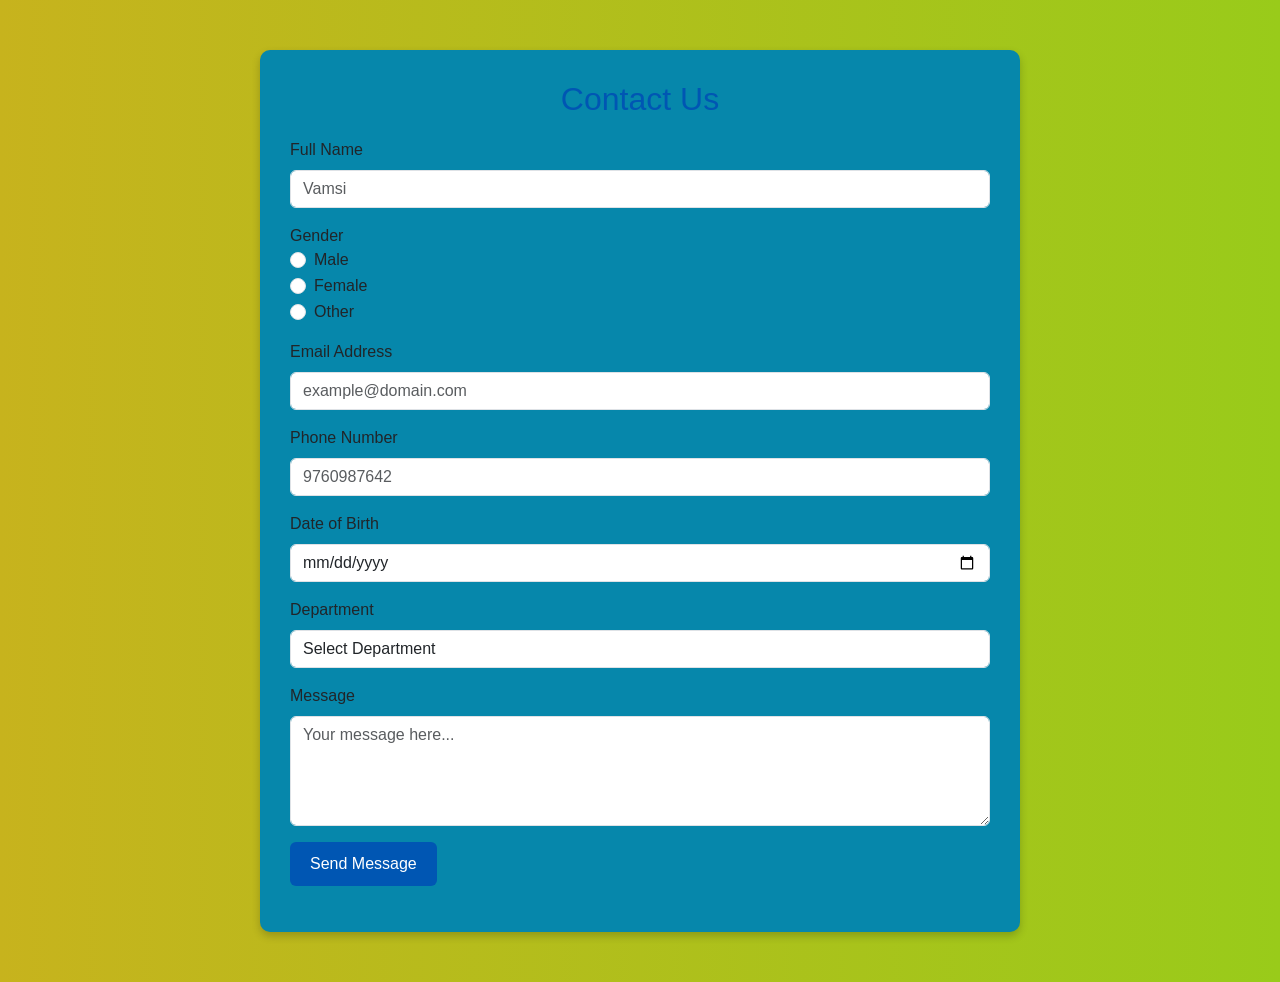
<file: contact form/index.html>
<!DOCTYPE html>
<html lang="en">
<head>
    <meta charset="UTF-8">
    <meta name="viewport" content="width=device-width, initial-scale=1.0">
    <title> Engineering College Contact Form</title>
    <link href="https://cdn.jsdelivr.net/npm/bootstrap@5.1.3/dist/css/bootstrap.min.css" rel="stylesheet">
    <style>
        body {
            padding-top: 50px;
            padding-bottom: 50px;
            background: linear-gradient(to right, #c7b31d, #99cb1a);
            font-family: 'Arial', sans-serif;
        }

        .form-container {
            background: rgb(6, 135, 171);
            padding: 30px;
            border-radius: 10px;
            box-shadow: 0 4px 8px rgba(0,0,0,0.2);
            transition: transform 0.3s ease-in-out, box-shadow 0.3s ease-in-out;
        }

        .form-container:hover {
            transform: translateY(-10px);
            box-shadow: 0 12px 24px rgba(0,0,0,0.3);
        }

        .form-header {
            margin-bottom: 20px;
            color: #0056b3;
            text-align: center;
        }

        /* Custom CSS for form validation feedback */
        .was-validated .form-control:invalid {
            border-color: #dc3545;
        }

        .was-validated .form-control:invalid:focus {
            box-shadow: 0 0 0 0.25rem rgba(220, 53, 69, 0.25);
        }

        .was-validated .form-control:valid {
            border-color: #198754;
        }

        .was-validated .form-control:valid:focus {
            box-shadow: 0 0 0 0.25rem rgba(25, 135, 84, 0.25);
        }

        /* Additional styles for other fields */
        input[type="tel"], input[type="date"], select.form-control {
            transition: border-color 0.3s ease;
        }

        input[type="tel"]:focus, input[type="date"]:focus, select.form-control:focus {
            border-color: #0056b3;
            box-shadow: 0 0 8px rgba(0, 86, 179, 0.5);
        }

        .btn-primary {
            background-color: #0056b3;
            border: none;
            padding: 10px 20px;
            transition: background-color 0.3s ease;
        }

        .btn-primary:hover {
            background-color: #004085;
        }
    </style>
</head>
<body>
    <div class="container">
        <div class="row justify-content-center">
            <div class="col-md-8 form-container">
                <h2 class="form-header">Contact Us</h2>
                <form class="needs-validation" novalidate>
                    <!-- Full Name -->
                    <div class="mb-3">
                        <label for="fullName" class="form-label">Full Name</label>
                        <input type="text" class="form-control" id="fullName" placeholder="Vamsi" 
                               required pattern="[A-Za-z\s]+" title="Full name should only contain letters and spaces.">
                        <div class="invalid-feedback">
                            Please enter a valid full name (letters and spaces only).
                        </div>
                    </div>
                    <!-- Gender -->
                    <div class="mb-3">
                        <label>Gender</label>
                        <div class="form-check">
                            <input class="form-check-input" type="radio" name="gender" id="genderMale" value="Male" required>
                            <label class="form-check-label" for="genderMale">
                                Male
                            </label>
                        </div>
                        <div class="form-check">
                            <input class="form-check-input" type="radio" name="gender" id="genderFemale" value="Female">
                            <label class="form-check-label" for="genderFemale">
                                Female
                            </label>
                        </div>
                        <div class="form-check">
                            <input class="form-check-input" type="radio" name="gender" id="genderOther" value="Other">
                            <label class="form-check-label" for="genderOther">
                                Other
                            </label>
                        </div>
                    </div>
                    
                    <!-- Email Address -->
                    <div class="mb-3">
                        <label for="email" class="form-label">Email Address</label>
                        <input type="email" class="form-control" id="email" placeholder="example@domain.com" required>
                        <div class="invalid-feedback">
                            Please enter a valid email address.
                        </div>
                    </div>
                    <!-- Phone Number -->
                    <div class="mb-3">
                        <label for="phone" class="form-label">Phone Number</label>
                        <input type="tel" class="form-control" id="phone" placeholder="9760987642" required 
                               maxlength="10" pattern="\d{10}" title="Phone number should be 10 digits without any spaces or symbols">
                        <div class="invalid-feedback">
                            Please enter a valid phone number.
                        </div>
                    </div>
                    
                    <!-- Date of Birth -->
                    <div class="mb-3">
                        <label for="dob" class="form-label">Date of Birth</label>
                        <input type="date" class="form-control" id="dob" required>
                        <div class="invalid-feedback">
                            Please select a valid date of birth (not in the future).
                        </div>
                    </div>
                    
                    <script>
                        document.addEventListener('DOMContentLoaded', function() {
                            var today = new Date().toISOString().split('T')[0]; // Gets today's date in YYYY-MM-DD format
                            document.getElementById("dob").setAttribute('max', today); // Sets the max attribute to today's date
                        });
                    </script>
                    
                    <!-- Department Selection -->
                    <div class="mb-3">
                        <label for="department" class="form-label">Department</label>
                        <select class="form-control" id="department" required>
                            <option value="">Select Department</option>
                            <option value="CSE">Computer Science Engineering</option>
        <option value="ECE">Electronics & Communication Engineering</option>
        <option value="EEE">Electrical & Electronics Engineering</option>
        <option value="Civil">Civil Engineering</option>
        <option value="Mech">Mechanical Engineering</option>
                        </select>
                        <div class="invalid-feedback">
                            Please select a department.
                        </div>
                    </div>
                    <!-- Message -->
                    <div class="mb-3">
                        <label for="message" class="form-label">Message</label>
                        <textarea class="form-control" id="message" rows="4" placeholder="Your message here..." required></textarea>
                        <div class="invalid-feedback">
                            Please enter a message with at least 10 words.
                        </div>
                    </div>
                    
                    <script>
                        document.querySelector('form').addEventListener('submit', function(event) {
                            var message = document.getElementById("message").value;
                            var words = message.trim().split(/\s+/);
                            if (words.length < 10) {
                                // Prevent form submission
                                event.preventDefault();
                                // Add Bootstrap is-invalid class to display the feedback
                                document.getElementById("message").classList.add('is-invalid');
                                // Alert or notify the user
                                alert("Please ensure the message contains at least 10 words.");
                            } else {
                                // Remove invalid class if it meets the requirement
                                document.getElementById("message").classList.remove('is-invalid');
                            }
                        });
                    </script>
                    
                    <div class="mb-3">
                        <button type="submit" class="btn btn-primary">Send Message</button>
                    </div>
                </form>
            </div>
        </div>
    </div>

    
    <script src="https://cdn.jsdelivr.net/npm/bootstrap@5.1.3/dist/js/bootstrap.bundle.min.js"></script>
    <script>
        // JavaScript for enabling form validation
        (function () {
            'use strict';
            window.addEventListener('load', function () {
                // Fetch all the forms we want to apply custom Bootstrap validation styles to
                var forms = document.getElementsByClassName('needs-validation');
                // Loop over them and prevent submission
                var validation = Array.prototype.filter.call(forms, function(form) {
                    form.addEventListener('submit', function(event) {
                        if (!form.checkValidity()) {
                            event.preventDefault();
                            event.stopPropagation();
                        }
                        form.classList.add('was-validated');
                    }, false);
                });
            }, false);
        })();
    </script>
     <script>
        document.querySelector('form').addEventListener('submit', function(event) {
            event.preventDefault(); // Prevent the default form submission

            var isValid = true;
            var message = document.getElementById("message").value;
            var words = message.trim().split(/\s+/);

            // Check if message has at least 10 words
            if (words.length < 10) {
                document.getElementById("message").classList.add('is-invalid');
                isValid = false;
            } else {
                document.getElementById("message").classList.remove('is-invalid');
            }

            // Check if the rest of the form is valid
            if (!this.checkValidity()) {
                this.classList.add('was-validated');
                isValid = false;
            }

            // Only show success message and refresh if the entire form is valid
            if (isValid) {
                alert("Form submitted successfully!");
                setTimeout(function() {
                    location.reload(); // Refresh the page
                }, 1000); // Refresh after 1 second
            }
        });
    </script>
</file>
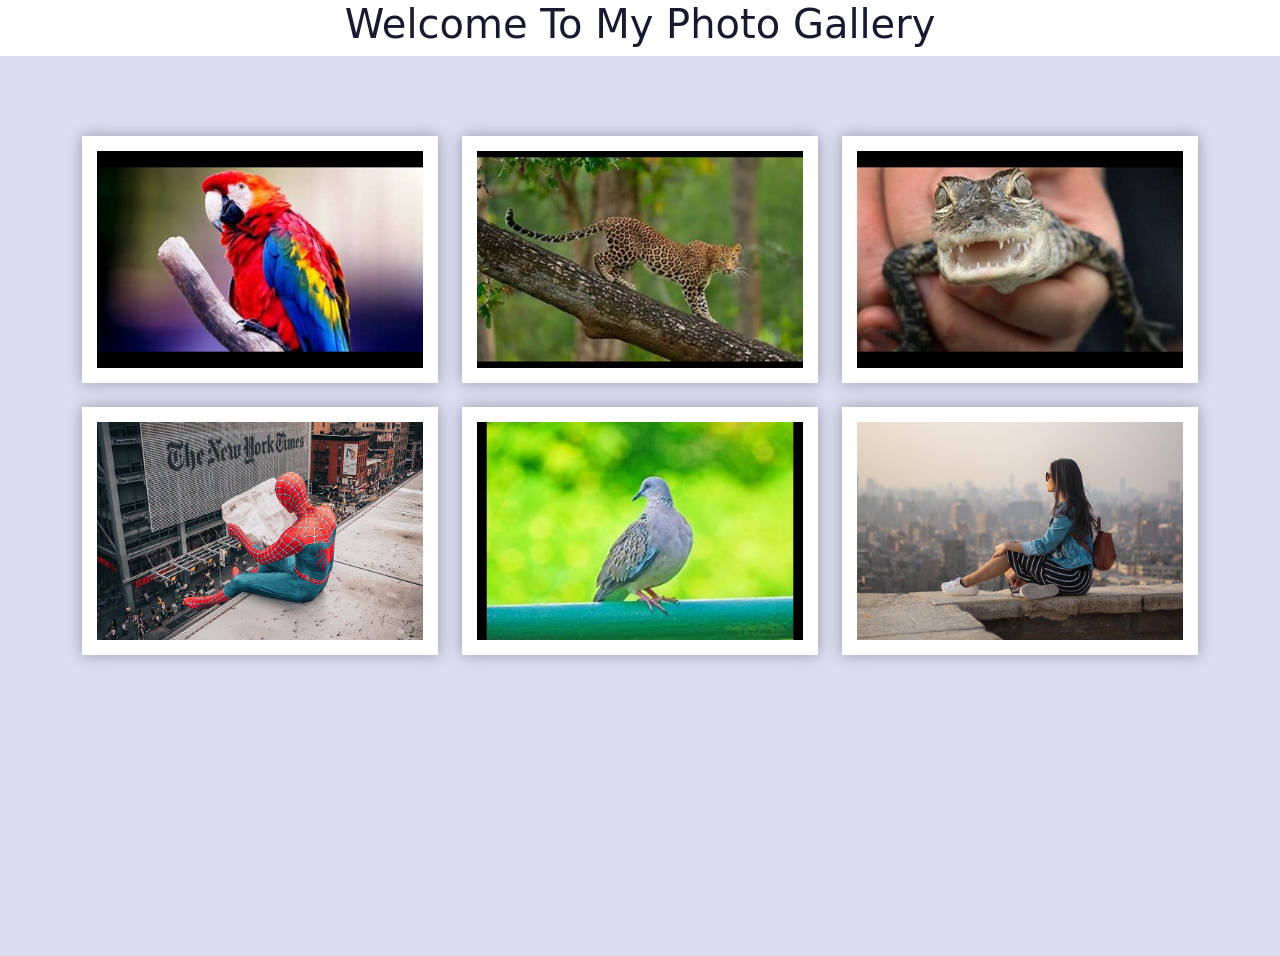
<file: img gallery/index.html>
<!DOCTYPE html>
<html lang="en">
<head>
  <title>Photo Gallery
  </title>
  <meta charset="utf-8">
  <meta name="viewport" content="width=device-width, initial-scale=1">
  <link rel="stylesheet" type="text/css" href="css/bootstrap.min.css">
  <link rel="stylesheet" type="text/css" href="css/style.css">
  <title>Centered Blue Heading</title>
</head>
<body>
   <h1>Welcome To My Photo Gallery</h1>
  <section class="gallery min-vh-100">
     <div class="container-lg">
        <div class="row gy-4 row-cols-1 row-cols-sm-2 row-cols-md-3">
           <div class="col">
              <img src="img/1.jpg" class="gallery-item" alt="gallery">
           </div>
           <div class="col">
              <img src="img/2.jpg" class="gallery-item" alt="gallery">
           </div>
           <div class="col">
              <img src="img/3.jpg" class="gallery-item" alt="gallery">
           </div>
           <div class="col">
              <img src="img/4.jpg" class="gallery-item" alt="gallery">
           </div>
           <div class="col">
              <img src="img/5.jpg" class="gallery-item" alt="gallery">
           </div>
           <div class="col">
              <img src="img/6.jpg" class="gallery-item" alt="gallery">
           </div>
        </div>
     </div>
  </section>

<!-- Modal -->
<div class="modal fade" id="gallery-modal" tabindex="-1" aria-labelledby="exampleModalLabel" aria-hidden="true">
  <div class="modal-dialog modal-dialog-centered modal-lg">
    <div class="modal-content">
      <div class="modal-header">
        <!-- <h5 class="modal-title" id="exampleModalLabel">Modal title</h5> -->
        <button type="button" class="btn-close" data-bs-dismiss="modal" aria-label="Close"></button>
      </div>
      <div class="modal-body">
         <img src="img/1.jpg" class="modal-img" alt="modal img">
      </div>
    </div>
  </div>
</div>


<script src="js/bootstrap.bundle.min.js"></script>
<script src="js/main.js"></script>
</body>
</html>
</file>
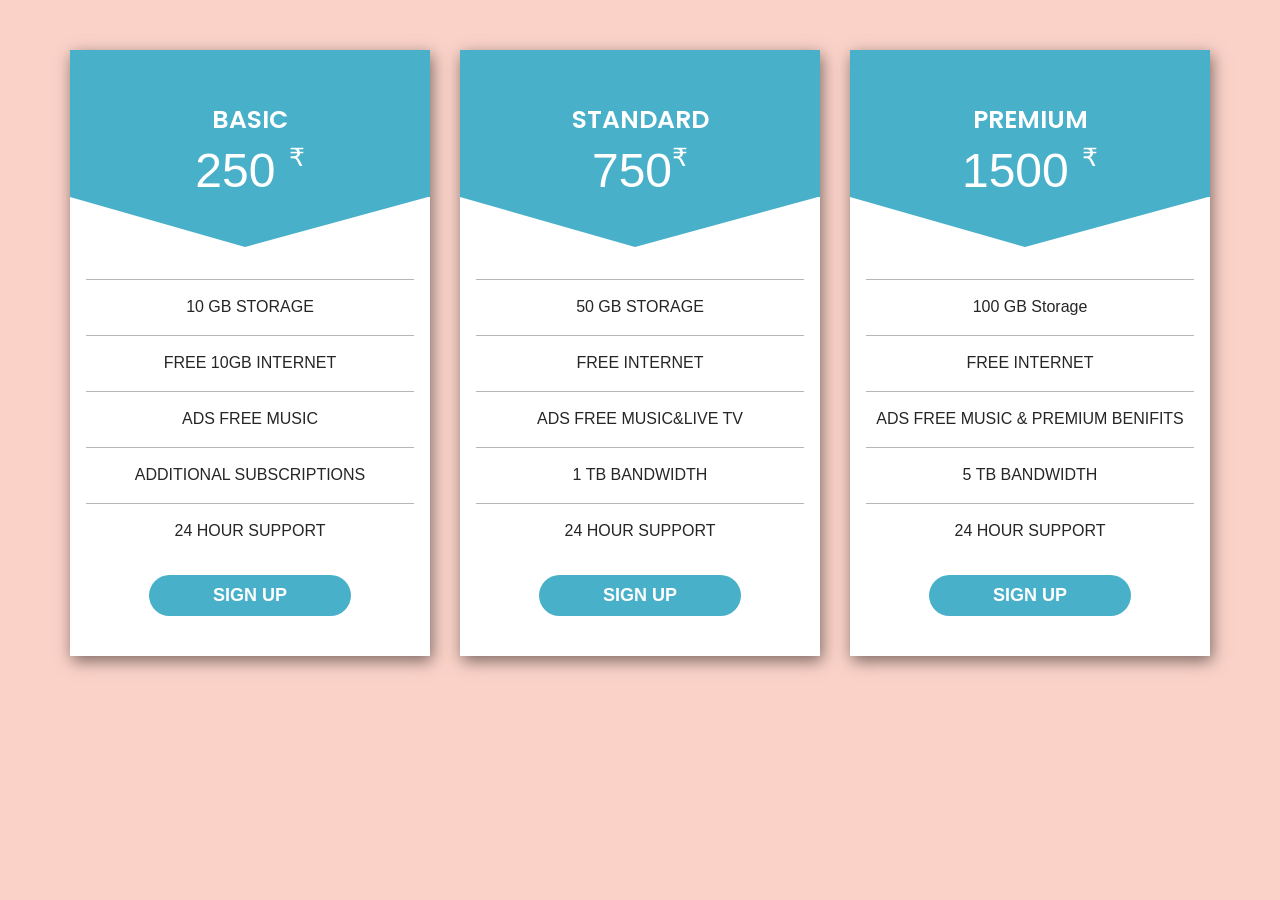
<file: pricing table/index.html>
<!DOCTYPE html>
<html lang="en">
<!-- codingflicks.com -->
<head>
	<meta charset="UTF-8">
	<title>Creative Pricing table design using Bootstrap</title>
	<link href="https://fonts.googleapis.com/css2?family=Poppins:wght@300;400;500;600;700&display=swap" rel="stylesheet">
	<link href="https://cdnjs.cloudflare.com/ajax/libs/twitter-bootstrap/3.3.7/css/bootstrap.min.css" rel="stylesheet">
	<link href="style.css" rel="stylesheet">
</head>
<title>PRICING TABLE</title>
<body>
	<div class="pricing-area">
		<div class="container">
			<div class="row">
				<div class="col-md-4 col-sm-6 col-xs-12">
					<div class="single-price">
						<div class="deal-top">
							<h3>Basic</h3>
							<h4>250 <span class="sup">₹</span></h4>
						</div>
						<div class="deal-bottom">
							<ul class="deal-item">
								<li>10 GB STORAGE</li>
								<li>FREE 10GB INTERNET</li>
								<li>ADS FREE MUSIC</li>
								<li>ADDITIONAL SUBSCRIPTIONS</li>
								<li>24 HOUR SUPPORT</li>
							</ul>
							<div class="btn-area">
								<a href="#">Sign Up</a>
							</div>
						</div>
					</div>
				</div>
				<div class="col-md-4 col-sm-6 col-xs-12">
					<div class="single-price">
						<div class="deal-top">
							<h3>Standard</h3>
							<h4>750<span class="sup">₹</span></h4>
						</div>
						<div class="deal-bottom">
							<ul class="deal-item">
								<li>50 GB STORAGE</li>
								<li>FREE INTERNET</li>
								<li>ADS FREE MUSIC&LIVE TV</li>
								<li>1 TB BANDWIDTH</li>
								<li>24 HOUR SUPPORT</li>
							</ul>
							<div class="btn-area">
								<a href="#">Sign Up</a>
							</div>
						</div>
					</div>
				</div>
				<div class="col-md-4 col-sm-6 col-xs-12">
					<div class="single-price">
						<div class="deal-top">
							<h3>Premium</h3>
							<h4>1500 <span class="sup">₹</span></h4>
						</div>
						<div class="deal-bottom">
							<ul class="deal-item">
								<li>100 GB Storage</li>
								<li>FREE INTERNET</li>
								<li>ADS FREE MUSIC & PREMIUM BENIFITS</li>
								<li>5 TB BANDWIDTH</li>
								<li>24 HOUR SUPPORT</li>
							</ul>
							<div class="btn-area">
								<a href="#">Sign Up</a>
							</div>
						</div>
					</div>
				</div>
			</div>
		</div>
	</div>
</body>
</html>
</file>
<file: img gallery/css/style.css>
img{
	max-width: 100%;
}
.gallery{
	background-color: #dbddf1;
	padding: 80px 0;
}
.gallery img{
	background-color: #ffffff;
	padding: 15px;
	width: 100%;
	box-shadow: 0 0 15px rgba(0,0,0,0.3);
	cursor: pointer;
}
#gallery-modal .modal-img{
	width: 100%;
}
h1 {
    text-align: center; /* Centers the heading */
    color: rgba(4, 4, 28, 0.916);       /* Sets the color of the text to blue */
}
</file>
<file: pricing table/style.css>
body {
	background: #fad2c8;
}
.single-price {
	text-align: center;
	background: #fff;
	transition: .7s;
	margin-top: 50px;
	box-shadow: 2px 5px 15px rgba(0, 0, 0, 0.5);
}
.single-price h3 {
	font-size: 25px;
	color: #000;
	font-weight: 600;
	text-align: center;
	margin: 0;
	margin-top: -80px;
	font-family: poppins;
	color: #fff;
}
.single-price h4 {
	font-size: 48px;
	font-weight: 500;
	color: #fff;
}
.single-price h4 span.sup {
	vertical-align: text-top;
	font-size: 25px;
}
.deal-top {
	position: relative;
	background: #49b0ca;
	font-size: 16px;
	text-transform: uppercase;
	padding: 136px 24px 0;
	transition: .7s;
}
.deal-top::after {
	content: "";
	position: absolute;
	left: 0;
	bottom: -50px;
	width: 0;
	height: 0;
	border-top: 50px solid #49b0ca;
	border-left: 175px solid transparent;
	border-right: 183px solid transparent;
	transition: .7s;
}
.deal-bottom {
	padding: 56px 16px 0;
}
.deal-bottom ul {
	margin: 0;
	padding: 0;
}
.deal-bottom ul li {
	font-size: 16px;
	color: #262626;
	font-weight: 300;
	margin-top: 16px;
	border-top: 1px solid #b6b6b6;
	padding-top: 16px;
	list-style: none;
}
.btn-area a {
	display: inline-block;
	font-size: 18px;
	color: #fff;
	background: #49b0ca;
	padding: 8px 64px;
	margin-top: 32px;
	border-radius: 50px;
	margin-bottom: 40px;
	text-transform: uppercase;
	font-weight: bold;
	text-decoration: none;
	transition: .7s;
}
.single-price:hover .deal-top {
	background: #f06ace;
}
.single-price:hover .deal-top:after {
	border-top: 50px solid #f06ace;
}
.single-price:hover .btn-area a {
	background: #f06ace;
}
@media (max-width: 767px) {
	.deal-top::after {
		bottom: -48px;
		border-left: 147px solid transparent;
		border-right: 147px solid transparent;
	}
}
@media (min-width: 767px) and (max-width: 991px) {
	.deal-top::after {
		bottom: -48px;
		border-left: 173px solid transparent;
		border-right: 173px solid transparent;
	}
}
</file>
